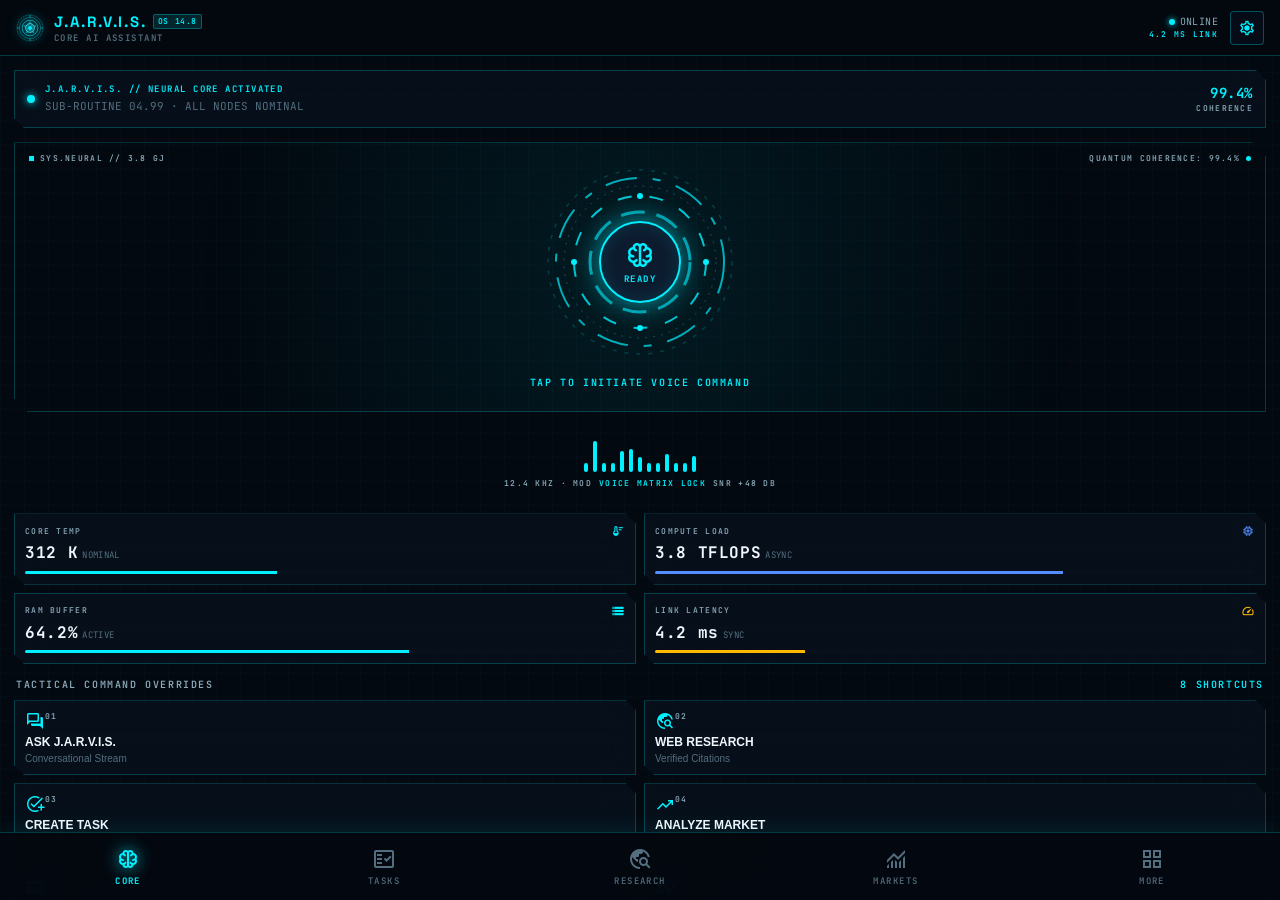
<file: index.html>
<!DOCTYPE html>
<html lang="en">
<head>
  <meta charset="UTF-8">
  <meta name="viewport" content="width=device-width, initial-scale=1.0, maximum-scale=1.0, user-scalable=no, viewport-fit=cover">
  <meta name="theme-color" content="#04080F">
  <meta name="apple-mobile-web-app-capable" content="yes">
  <meta name="apple-mobile-web-app-status-bar-style" content="black-translucent">
  <title>J.A.R.V.I.S. — Personal AI Assistant</title>

  <!-- Google Fonts: Space Grotesk & JetBrains Mono -->
  <link rel="preconnect" href="https://fonts.googleapis.com">
  <link rel="preconnect" href="https://fonts.gstatic.com" crossorigin>
  <link href="https://fonts.googleapis.com/css2?family=JetBrains+Mono:ital,wght@0,400;0,500;0,600;0,700;1,400&family=Space+Grotesk:wght@400;500;600;700&display=swap" rel="stylesheet">

  <!-- Google Material Symbols Outlined -->
  <link rel="stylesheet" href="https://fonts.googleapis.com/css2?family=Material+Symbols+Outlined:opsz,wght,FILL,GRAD@20..48,100..700,0..1,-50..200">

  <!-- Design System Tokens & HUD Styles -->
  <link rel="stylesheet" href="./src/css/tokens.css">
</head>
<body>
  <!-- Root HUD Mount Point -->
  <div id="app"></div>

  <!-- Main Application Orchestrator -->
  <script type="module" src="./src/app.js"></script>
</body>
</html>
</file>
<file: src/css/tokens.css>
/* ==========================================================================
   JARVIS Synthetic Quantum HUD - Design System Tokens
   Adheres strictly to synthetic_quantum_hud/DESIGN.md
   ========================================================================== */

:root {
  /* Color Palette: Void Ground & Photonic Luminescence */
  --bg-void: #04080F;
  --surface-dim: #08121E;
  --surface-panel: rgba(8, 18, 30, 0.75);
  --surface-card: rgba(10, 26, 44, 0.85);
  --surface-high: rgba(18, 36, 60, 0.9);
  --surface-input: rgba(4, 10, 20, 0.95);

  /* Accents */
  --cyan-core: #00F0FF;
  --cyan-glow: rgba(0, 240, 255, 0.45);
  --cyan-dim: rgba(0, 240, 255, 0.15);
  --cyan-ghost: rgba(0, 240, 255, 0.05);
  --ice-flare: #A6EFFF;
  --plasma-blue: #0072FF;
  --plasma-cobalt: #548DFF;
  
  /* Status Colors */
  --warning-amber: #FFB800;
  --warning-dim: rgba(255, 184, 0, 0.15);
  --alert-red: #FF2A55;
  --alert-dim: rgba(255, 42, 85, 0.15);
  --success-green: #00FFB2;
  --success-dim: rgba(0, 255, 178, 0.15);

  /* Typography */
  --text-primary: #F0F6FC;
  --text-secondary: #8BA9B8;
  --text-muted: #536E7E;
  --font-display: 'Space Grotesk', -apple-system, sans-serif;
  --font-telemetry: 'JetBrains Mono', monospace;

  /* Borders & Glows */
  --border-cyan: 1px solid rgba(0, 240, 255, 0.22);
  --border-cyan-bright: 1px solid #00F0FF;
  --border-blue: 1px solid rgba(0, 114, 255, 0.25);
  --border-amber: 1px solid rgba(255, 184, 0, 0.4);
  --border-alert: 1px solid rgba(255, 42, 85, 0.45);
  
  --glow-cyan-sm: 0 0 8px rgba(0, 240, 255, 0.35);
  --glow-cyan-md: 0 0 16px rgba(0, 240, 255, 0.45), inset 0 0 12px rgba(0, 240, 255, 0.08);
  --glow-cyan-lg: 0 0 28px rgba(0, 240, 255, 0.65), inset 0 0 18px rgba(0, 240, 255, 0.12);

  /* Chamfered Corners */
  --chamfer-clip-sm: polygon(0 0, calc(100% - 6px) 0, 100% 6px, 100% 100%, 6px 100%, 0 calc(100% - 6px));
  --chamfer-clip-md: polygon(0 0, calc(100% - 10px) 0, 100% 10px, 100% 100%, 10px 100%, 0 calc(100% - 10px));
  --chamfer-clip-lg: polygon(0 0, calc(100% - 14px) 0, 100% 14px, 100% 100%, 14px 100%, 0 calc(100% - 14px));

  /* Layout Spacing */
  --safe-top: env(safe-area-inset-top, 0px);
  --safe-bottom: env(safe-area-inset-bottom, 0px);
  --header-height: 56px;
  --nav-height: 68px;
}

/* Reset & Base Styles */
* {
  box-sizing: border-box;
  margin: 0;
  padding: 0;
  -webkit-tap-highlight-color: transparent;
}

html, body {
  width: 100%;
  height: 100%;
  overflow: hidden;
  background-color: var(--bg-void);
  color: var(--text-primary);
  font-family: var(--font-display);
  font-size: 14px;
  line-height: 1.4;
  user-select: none;
  -webkit-font-smoothing: antialiased;
}

/* HUD Background Grid & Scanline Atmosphere */
body::before {
  content: "";
  position: fixed;
  inset: 0;
  background-image: 
    linear-gradient(rgba(0, 240, 255, 0.025) 1px, transparent 1px),
    linear-gradient(90deg, rgba(0, 240, 255, 0.025) 1px, transparent 1px);
  background-size: 24px 24px;
  pointer-events: none;
  z-index: 1;
}

body::after {
  content: "";
  position: fixed;
  inset: 0;
  background: linear-gradient(
    rgba(18, 16, 16, 0) 50%, 
    rgba(0, 240, 255, 0.015) 50%
  );
  background-size: 100% 4px;
  pointer-events: none;
  z-index: 2;
  opacity: 0.6;
}

#app {
  width: 100%;
  height: 100%;
  display: flex;
  flex-direction: column;
  position: relative;
  z-index: 3;
}

/* Scroll Container */
.hud-scroll {
  overflow-y: auto;
  overflow-x: hidden;
  -webkit-overflow-scrolling: touch;
  scrollbar-width: none;
}
.hud-scroll::-webkit-scrollbar {
  display: none;
}

/* Typography Utility Classes */
.font-telemetry {
  font-family: var(--font-telemetry);
  letter-spacing: 0.04em;
}

.label-caps {
  font-family: var(--font-telemetry);
  font-size: 10px;
  font-weight: 600;
  letter-spacing: 0.16em;
  text-transform: uppercase;
  color: var(--text-secondary);
}

.hud-title {
  font-size: 18px;
  font-weight: 700;
  letter-spacing: 0.03em;
  color: var(--text-primary);
  text-transform: uppercase;
}

/* HUD Panel Containers */
.hud-panel {
  position: relative;
  background: var(--surface-panel);
  backdrop-filter: blur(16px);
  -webkit-backdrop-filter: blur(16px);
  border: var(--border-cyan);
  clip-path: var(--chamfer-clip-md);
  padding: 14px;
  transition: border-color 0.2s ease, box-shadow 0.2s ease;
}

.hud-panel:active {
  border-color: var(--cyan-core);
  box-shadow: var(--glow-cyan-sm);
}

/* Corner L-Brackets Decoration */
.hud-bracket {
  position: relative;
}
.hud-bracket::before,
.hud-bracket::after {
  content: "";
  position: absolute;
  width: 6px;
  height: 6px;
  border-color: var(--cyan-core);
  pointer-events: none;
}
.hud-bracket::before {
  top: 0;
  left: 0;
  border-top: 1.5px solid var(--cyan-core);
  border-left: 1.5px solid var(--cyan-core);
}
.hud-bracket::after {
  bottom: 0;
  right: 0;
  border-bottom: 1.5px solid var(--cyan-core);
  border-right: 1.5px solid var(--cyan-core);
}

/* Buttons & Triggers */
.hud-btn {
  display: inline-flex;
  align-items: center;
  justify-content: center;
  gap: 8px;
  background: var(--cyan-dim);
  border: 1px solid var(--cyan-core);
  color: var(--cyan-core);
  font-family: var(--font-display);
  font-size: 13px;
  font-weight: 600;
  text-transform: uppercase;
  letter-spacing: 0.06em;
  padding: 10px 16px;
  clip-path: var(--chamfer-clip-sm);
  cursor: pointer;
  transition: all 0.15s ease;
}
.hud-btn:active {
  background: var(--cyan-core);
  color: var(--bg-void);
  box-shadow: var(--glow-cyan-md);
  transform: scale(0.98);
}

.hud-btn-ghost {
  background: rgba(8, 18, 30, 0.6);
  border: 1px solid rgba(0, 240, 255, 0.3);
  color: var(--text-secondary);
}
.hud-btn-ghost:active {
  border-color: var(--cyan-core);
  color: var(--cyan-core);
  background: var(--cyan-dim);
}

.hud-btn-danger {
  background: var(--alert-dim);
  border: 1px solid var(--alert-red);
  color: var(--alert-red);
}
.hud-btn-danger:active {
  background: var(--alert-red);
  color: var(--text-primary);
}

/* Form Inputs */
.hud-input {
  width: 100%;
  background: var(--surface-input);
  border: 1px solid rgba(0, 240, 255, 0.25);
  color: var(--text-primary);
  font-family: var(--font-display);
  font-size: 14px;
  padding: 10px 12px;
  clip-path: var(--chamfer-clip-sm);
  outline: none;
  transition: border-color 0.2s ease, box-shadow 0.2s ease;
}
.hud-input:focus {
  border-color: var(--cyan-core);
  box-shadow: 0 0 10px rgba(0, 240, 255, 0.3);
}

/* Status Badges */
.badge {
  display: inline-flex;
  align-items: center;
  gap: 4px;
  font-family: var(--font-telemetry);
  font-size: 10px;
  font-weight: 600;
  letter-spacing: 0.08em;
  text-transform: uppercase;
  padding: 3px 7px;
  border-radius: 2px;
}
.badge-cyan {
  background: rgba(0, 240, 255, 0.12);
  color: var(--cyan-core);
  border: 1px solid rgba(0, 240, 255, 0.3);
}
.badge-amber {
  background: rgba(255, 184, 0, 0.12);
  color: var(--warning-amber);
  border: 1px solid rgba(255, 184, 0, 0.35);
}
.badge-red {
  background: rgba(255, 42, 85, 0.12);
  color: var(--alert-red);
  border: 1px solid rgba(255, 42, 85, 0.35);
}
.badge-green {
  background: rgba(0, 255, 178, 0.12);
  color: var(--success-green);
  border: 1px solid rgba(0, 255, 178, 0.35);
}

/* Keyframe Animations */
@keyframes spin-cw {
  from { transform: rotate(0deg); }
  to { transform: rotate(360deg); }
}

@keyframes spin-ccw {
  from { transform: rotate(360deg); }
  to { transform: rotate(0deg); }
}

@keyframes pulse-glow {
  0%, 100% { opacity: 0.7; transform: scale(1); }
  50% { opacity: 1; transform: scale(1.02); filter: drop-shadow(0 0 12px var(--cyan-core)); }
}

.animate-spin-cw {
  animation: spin-cw 20s linear infinite;
}
.animate-spin-ccw {
  animation: spin-ccw 14s linear infinite;
}
.animate-pulse-glow {
  animation: pulse-glow 3s ease-in-out infinite;
}

/* Modal Overlay */
.hud-modal-overlay {
  position: fixed;
  inset: 0;
  background: rgba(4, 8, 15, 0.88);
  backdrop-filter: blur(12px);
  -webkit-backdrop-filter: blur(12px);
  z-index: 100;
  display: flex;
  align-items: flex-end;
  justify-content: center;
  padding: 0;
  opacity: 0;
  pointer-events: none;
  transition: opacity 0.25s ease;
}
.hud-modal-overlay.active {
  opacity: 1;
  pointer-events: auto;
}

.hud-modal-content {
  width: 100%;
  max-width: 500px;
  max-height: 85vh;
  background: var(--surface-dim);
  border-top: 1.5px solid var(--cyan-core);
  box-shadow: 0 -8px 32px rgba(0, 240, 255, 0.25);
  clip-path: polygon(0 14px, 14px 0, 100% 0, 100% 100%, 0 100%);
  display: flex;
  flex-direction: column;
  transform: translateY(100%);
  transition: transform 0.28s cubic-bezier(0.16, 1, 0.3, 1);
}
.hud-modal-overlay.active .hud-modal-content {
  transform: translateY(0);
}
</file>
